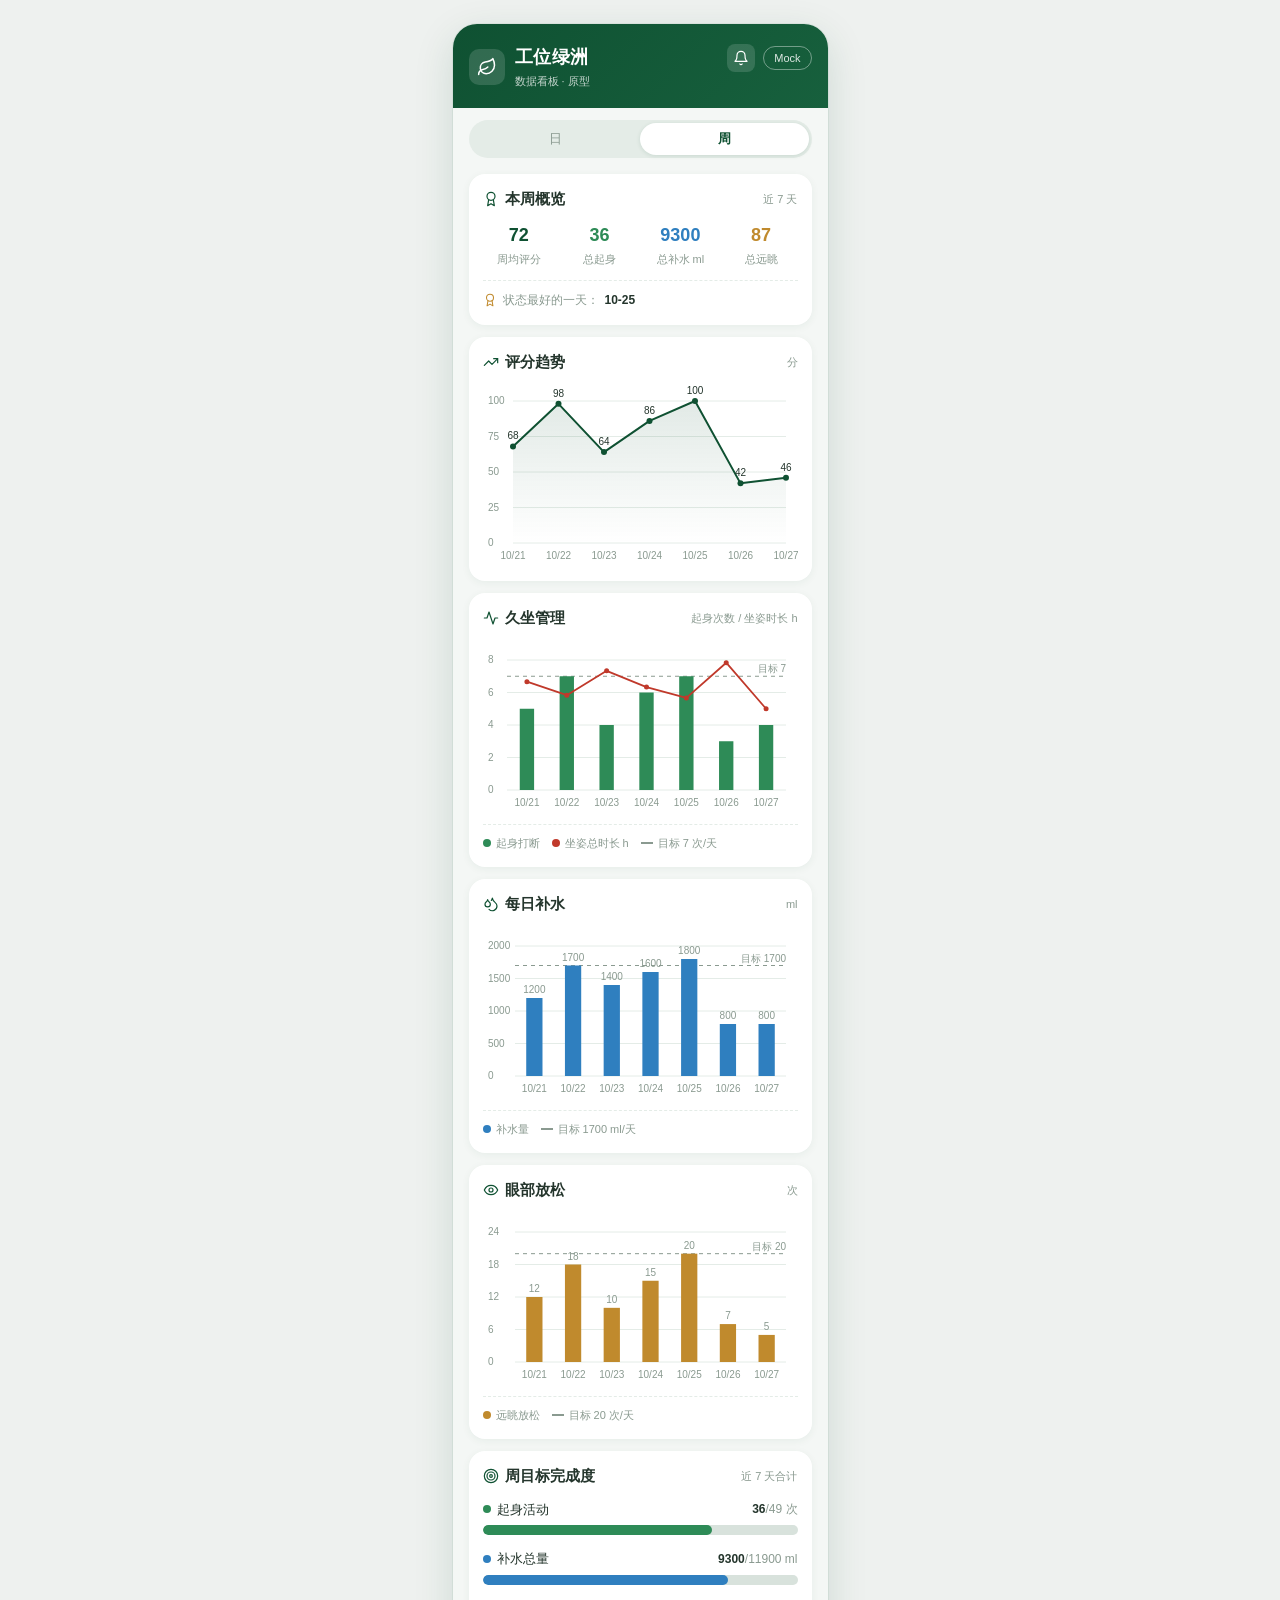
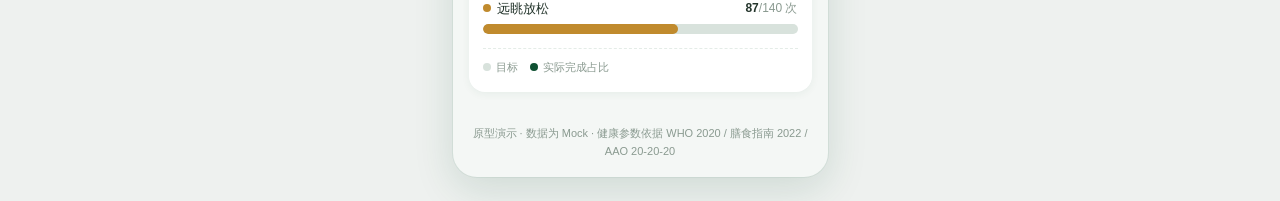
<file: index.html>
<!DOCTYPE html>
<html lang="zh-CN">
<head>
<meta charset="UTF-8">
<meta name="viewport" content="width=device-width, initial-scale=1.0">
<title>工位绿洲 · 数据看板原型</title>
<link rel="stylesheet" href="styles.css">
</head>
<body>
<div class="phone">

  <!-- 顶部品牌区 -->
  <header class="app-header">
    <div class="brand">
      <span class="brand-icon" aria-hidden="true">
        <svg width="20" height="20" viewBox="0 0 24 24" fill="none" stroke="currentColor" stroke-width="1.8" stroke-linecap="round" stroke-linejoin="round"><path d="M11 20A7 7 0 0 1 9.8 6.1C15.5 5 17 4.48 19 2c1 2 2 4.18 2 8 0 5.5-4.78 10-10 10Z"/><path d="M2 21c0-3 1.85-5.36 5.08-6C9.5 14.52 12 13 13 12"/></svg>
      </span>
      <div class="brand-text">
        <h1>工位绿洲</h1>
        <p>数据看板 · 原型</p>
      </div>
    </div>
    <div class="header-side">
      <a class="header-link" href="reminder.html" title="久坐提醒页演示" aria-label="久坐提醒页演示">
        <svg width="16" height="16" viewBox="0 0 24 24" fill="none" stroke="currentColor" stroke-width="1.8" stroke-linecap="round" stroke-linejoin="round"><path d="M6 8a6 6 0 0 1 12 0c0 7 3 9 3 9H3s3-2 3-9"/><path d="M10.3 21a1.94 1.94 0 0 0 3.4 0"/></svg>
      </a>
      <span class="mock-badge">Mock</span>
    </div>
  </header>

  <!-- 日 / 周切换 -->
  <nav class="seg-wrap">
    <div class="segmented" role="tablist" aria-label="视图切换">
      <button id="segDay" class="seg-btn" role="tab" data-mode="day">日</button>
      <button id="segWeek" class="seg-btn" role="tab" data-mode="week">周</button>
    </div>
  </nav>

  <!-- 视图容器：由 app.js 渲染日/周两套模板 -->
  <main id="view" class="view">
    <div class="skel skel-card"></div>
    <div class="skel skel-card"></div>
    <div class="skel skel-card tall"></div>
  </main>

  <footer class="app-footer">原型演示 · 数据为 Mock · 健康参数依据 WHO 2020 / 膳食指南 2022 / AAO 20-20-20</footer>
</div>

<script src="mock.js"></script>
<script src="api.js"></script>
<script src="app.js"></script>
</body>
</html>
</file>
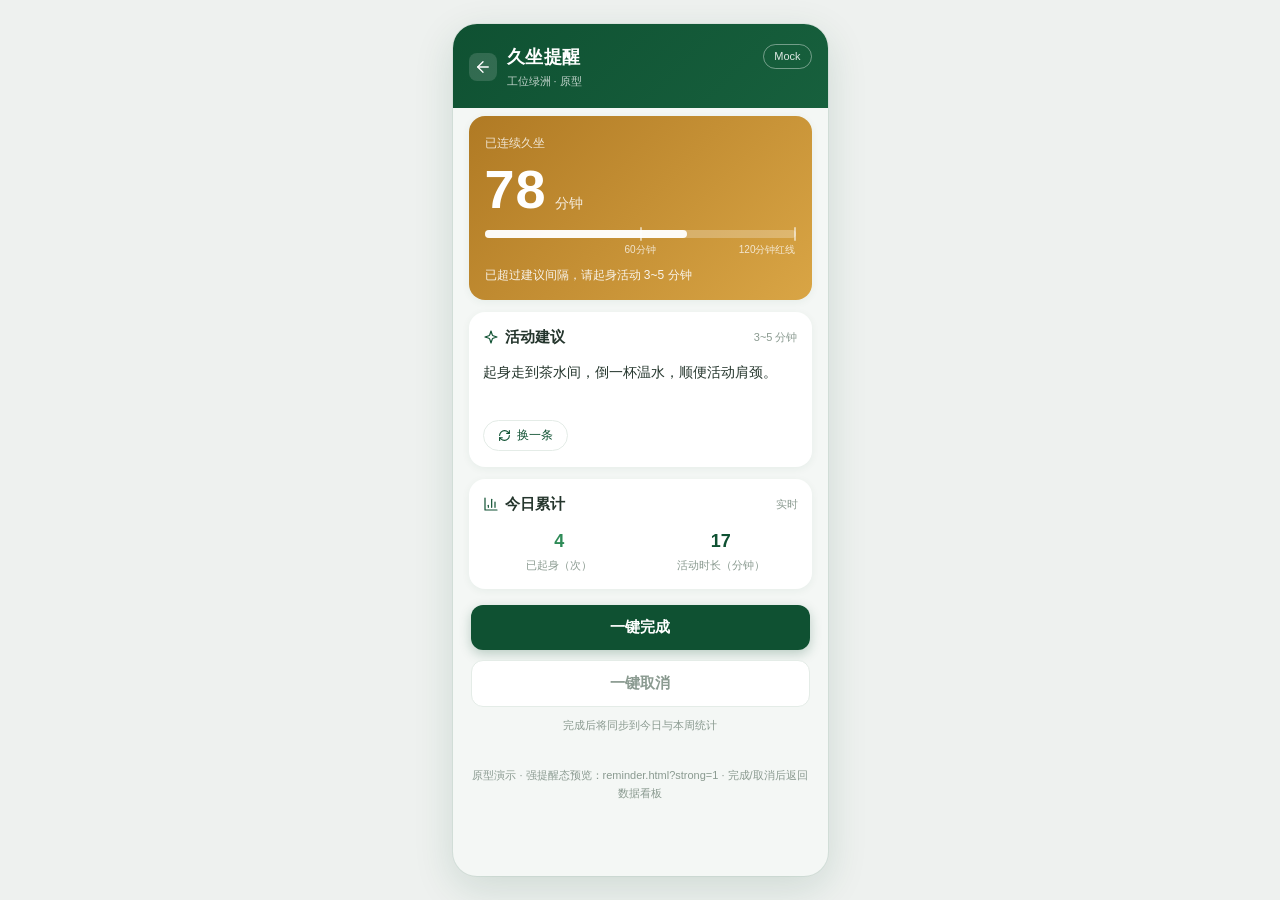
<file: reminder.html>
<!DOCTYPE html>
<html lang="zh-CN">
<head>
<meta charset="UTF-8">
<meta name="viewport" content="width=device-width, initial-scale=1.0">
<title>工位绿洲 · 久坐提醒原型</title>
<link rel="stylesheet" href="styles.css">
<link rel="stylesheet" href="reminder.css">
</head>
<body>
<div class="phone">

  <!-- 顶部品牌区：返回看板 + 标题 -->
  <header class="app-header">
    <div class="brand">
      <a class="header-link" href="index.html" title="返回数据看板" aria-label="返回数据看板">
        <svg width="18" height="18" viewBox="0 0 24 24" fill="none" stroke="currentColor" stroke-width="1.8" stroke-linecap="round" stroke-linejoin="round"><path d="m12 19-7-7 7-7"/><path d="M19 12H5"/></svg>
      </a>
      <div class="brand-text">
        <h1>久坐提醒</h1>
        <p>工位绿洲 · 原型</p>
      </div>
    </div>
    <span class="mock-badge">Mock</span>
  </header>

  <main class="view">

    <!-- 久坐状态 hero：绿（正常）/ 金（超温和阈值）/ 红（超红线强提醒）三态渐变 -->
    <section class="hero" id="hero">
      <div class="hero-top">
        <span class="hero-label">已连续久坐</span>
        <span class="strong-badge" id="strongBadge" hidden>强提醒 <b id="strongCount">1</b>/3</span>
      </div>
      <div class="hero-min"><b id="sitMinutes">--</b><span>分钟</span></div>
      <div class="hero-track">
        <div class="hero-fill" id="heroFill"></div>
        <i class="tick" style="left:50%"></i>
        <i class="tick tick-end"></i>
      </div>
      <div class="hero-ticks">
        <span class="t-60">60分钟</span>
        <span class="t-120">120分钟红线</span>
      </div>
      <p class="hero-status" id="heroStatus"></p>
    </section>

    <!-- 活动建议 -->
    <section class="card">
      <div class="card-head">
        <span class="icon" aria-hidden="true">
          <svg width="16" height="16" viewBox="0 0 24 24" fill="none" stroke="currentColor" stroke-width="1.8" stroke-linecap="round" stroke-linejoin="round"><path d="m12 3-1.9 5.8a2 2 0 0 1-1.3 1.3L3 12l5.8 1.9a2 2 0 0 1 1.3 1.3L12 21l1.9-5.8a2 2 0 0 1 1.3-1.3L21 12l-5.8-1.9a2 2 0 0 1-1.3-1.3L12 3Z"/></svg>
        </span>
        <h2>活动建议</h2>
        <span class="unit">3~5 分钟</span>
      </div>
      <p class="tip-text" id="tipText"></p>
      <button class="btn-refresh" id="btnTip" type="button">
        <svg width="13" height="13" viewBox="0 0 24 24" fill="none" stroke="currentColor" stroke-width="2" stroke-linecap="round" stroke-linejoin="round"><path d="M3 12a9 9 0 0 1 9-9 9.75 9.75 0 0 1 6.74 2.74L21 8"/><path d="M21 3v5h-5"/><path d="M21 12a9 9 0 0 1-9 9 9.75 9.75 0 0 1-6.74-2.74L3 16"/><path d="M8 16H3v5"/></svg>
        换一条
      </button>
    </section>

    <!-- 今日累计 -->
    <section class="card">
      <div class="card-head">
        <span class="icon" aria-hidden="true">
          <svg width="16" height="16" viewBox="0 0 24 24" fill="none" stroke="currentColor" stroke-width="1.8" stroke-linecap="round" stroke-linejoin="round"><path d="M3 3v18h18"/><path d="M18 17V9"/><path d="M13 17V5"/><path d="M8 17v-3"/></svg>
        </span>
        <h2>今日累计</h2>
        <span class="unit">实时</span>
      </div>
      <div class="duo-grid">
        <div class="stat-cell"><div class="num sit" id="todayBreaks">--</div><div class="lbl">已起身（次）</div></div>
        <div class="stat-cell"><div class="num green" id="todayActivity">--</div><div class="lbl">活动时长（分钟）</div></div>
      </div>
    </section>

    <!-- 操作区 -->
    <section class="action-area">
      <button class="btn btn-primary" id="btnComplete" type="button">一键完成</button>
      <button class="btn btn-ghost" id="btnCancel" type="button">一键取消</button>
      <p class="action-hint">完成后将同步到今日与本周统计</p>
    </section>

  </main>

  <footer class="app-footer">原型演示 · 强提醒态预览：reminder.html?strong=1 · 完成/取消后返回数据看板</footer>

  <!-- 轻提示 -->
  <div class="toast" id="toast" hidden></div>
</div>

<script src="mock.js"></script>
<script src="reminder.js"></script>
</body>
</html>
</file>
<file: styles.css>
/* styles.css —— 工位绿洲数据看板原型 · design tokens + 组件 */

:root {
  --primary: #0f5132;
  --primary-hover: #0b3f27;
  --sit: #2e8b57;
  --water: #2f7fbf;
  --eye: #c08a2d;
  --danger: #c0392b;
  --bg: #eef1ef;
  --phone-bg: #f4f7f5;
  --surface: #ffffff;
  --border: #e4ece7;
  --text: #24352c;
  --text-sub: #8a9a90;
  --goal: #d8e2dc;
  --radius-sm: 8px;
  --radius-md: 12px;
  --radius-lg: 16px;
  --shadow-card: 0 2px 8px rgba(15, 81, 50, .06);
  --font-body: "PingFang SC", "Noto Sans SC", "Microsoft YaHei", sans-serif;
}

* { margin: 0; padding: 0; box-sizing: border-box; }

body {
  background: var(--bg);
  font-family: var(--font-body);
  color: var(--text);
  font-size: 13px;
  line-height: 1.5;
  -webkit-font-smoothing: antialiased;
}

/* ---- 手机视口容器（375px 模拟小程序） ---- */
.phone {
  width: 375px;
  min-height: 100vh;
  margin: 0 auto;
  background: var(--phone-bg);
  position: relative;
}
@media (min-width: 480px) {
  .phone {
    margin: 24px auto;
    min-height: calc(100vh - 48px);
    border-radius: 24px;
    overflow: hidden;
    box-shadow: 0 12px 40px rgba(15, 81, 50, .14), 0 0 0 1px rgba(15, 81, 50, .06);
  }
}

/* ---- 顶部品牌区 ---- */
.app-header {
  background: linear-gradient(135deg, #0f5132 0%, #17603d 100%);
  color: #fff;
  padding: 20px 16px 18px;
  display: flex;
  align-items: flex-start;
  justify-content: space-between;
}
.brand { display: flex; align-items: center; gap: 10px; }
.brand-icon {
  width: 36px; height: 36px;
  border-radius: 10px;
  background: rgba(255, 255, 255, .14);
  display: flex; align-items: center; justify-content: center;
}
.brand-text h1 { font-size: 18px; font-weight: 700; letter-spacing: .5px; }
.brand-text p { font-size: 11px; opacity: .75; margin-top: 2px; }
.mock-badge {
  font-size: 11px;
  padding: 3px 10px;
  border-radius: 999px;
  border: 1px solid rgba(255, 255, 255, .4);
  color: rgba(255, 255, 255, .85);
}
.header-side { display: flex; align-items: center; gap: 8px; }
.header-link {
  width: 28px; height: 28px;
  border-radius: 8px;
  background: rgba(255, 255, 255, .14);
  display: flex; align-items: center; justify-content: center;
  color: #fff; text-decoration: none;
  flex: none;
  transition: background .15s;
}
.header-link:hover { background: rgba(255, 255, 255, .24); }

/* ---- 日/周 segmented ---- */
.seg-wrap {
  position: sticky;
  top: 0;
  z-index: 10;
  background: var(--phone-bg);
  padding: 12px 16px 8px;
}
.segmented {
  display: flex;
  background: var(--border);
  border-radius: 999px;
  padding: 3px;
}
.seg-btn {
  flex: 1;
  border: none;
  background: transparent;
  font-family: var(--font-body);
  font-size: 13px;
  color: var(--text-sub);
  padding: 7px 0;
  border-radius: 999px;
  cursor: pointer;
  transition: color .2s;
}
.seg-btn.active {
  background: var(--surface);
  color: var(--primary);
  font-weight: 700;
  box-shadow: 0 1px 4px rgba(15, 81, 50, .12);
}

/* ---- 视图与卡片 ---- */
.view { padding: 8px 16px 16px; display: flex; flex-direction: column; gap: 12px; }

.card {
  background: var(--surface);
  border-radius: var(--radius-lg);
  box-shadow: var(--shadow-card);
  padding: 14px 14px 16px;
  animation: fadeUp .4s ease both;
}
@keyframes fadeUp {
  from { opacity: 0; transform: translateY(10px); }
  to   { opacity: 1; transform: translateY(0); }
}

.card-head {
  display: flex;
  align-items: center;
  gap: 6px;
  margin-bottom: 12px;
}
.card-head .icon { color: var(--primary); display: flex; }
.card-head h2 { font-size: 15px; font-weight: 700; flex: 1; }
.card-head .unit { font-size: 11px; color: var(--text-sub); }

/* ---- 概览 4 数字格 ---- */
.stat-grid { display: grid; grid-template-columns: repeat(4, 1fr); gap: 8px; }
.stat-cell { text-align: center; }
.stat-cell .num {
  font-size: 18px; font-weight: 700;
  font-variant-numeric: tabular-nums;
}
.stat-cell .num.green { color: var(--primary); }
.stat-cell .num.sit { color: var(--sit); }
.stat-cell .num.water { color: var(--water); }
.stat-cell .num.eye { color: var(--eye); }
.stat-cell .lbl { font-size: 11px; color: var(--text-sub); margin-top: 2px; }
.best-day {
  margin-top: 12px;
  padding-top: 10px;
  border-top: 1px dashed var(--border);
  font-size: 12px;
  color: var(--text-sub);
  display: flex;
  align-items: center;
  gap: 6px;
}
.best-day .icon { color: var(--eye); display: flex; }
.best-day b { color: var(--text); font-weight: 700; }

/* ---- canvas 图表 ---- */
.chart { width: 100%; display: block; }
.chart-line { height: 180px; }
.chart-bar  { height: 170px; }

/* ---- 横向目标对比条 ---- */
.compare-row { margin-bottom: 14px; }
.compare-row:last-child { margin-bottom: 0; }
.compare-top {
  display: flex;
  align-items: baseline;
  justify-content: space-between;
  margin-bottom: 6px;
}
.compare-top .name { font-size: 13px; display: flex; align-items: center; gap: 6px; }
.compare-top .name .dot { width: 8px; height: 8px; border-radius: 50%; }
.compare-top .val {
  font-size: 12px; color: var(--text-sub);
  font-variant-numeric: tabular-nums;
}
.compare-top .val b { color: var(--text); font-weight: 700; }
.compare-track {
  height: 10px;
  background: var(--goal);
  border-radius: 999px;
  position: relative;
  overflow: hidden;
}
.compare-fill {
  position: absolute; inset: 0 auto 0 0;
  width: 0;
  border-radius: 999px;
  transition: width .6s ease-out;
}
.compare-fill.sit { background: var(--sit); }
.compare-fill.water { background: var(--water); }
.compare-fill.eye { background: var(--eye); }

/* ---- 图例 ---- */
.legend {
  display: flex; flex-wrap: wrap; gap: 12px;
  margin-top: 12px; padding-top: 10px;
  border-top: 1px dashed var(--border);
}
.legend .item { display: flex; align-items: center; gap: 5px; font-size: 11px; color: var(--text-sub); }
.legend .dot { width: 8px; height: 8px; border-radius: 50%; }
.legend .dash { width: 12px; height: 0; border-top: 2px dashed var(--text-sub); }

/* ---- 今日评分（环形 + 明细） ---- */
.score-wrap { display: flex; align-items: center; gap: 16px; }
.ring-box { position: relative; width: 120px; height: 120px; flex: none; }
.ring-box svg { transform: rotate(-90deg); display: block; }
.ring-center {
  position: absolute; inset: 0;
  display: flex; flex-direction: column;
  align-items: center; justify-content: center;
}
.ring-center .score-num {
  font-size: 32px; font-weight: 700; color: var(--text);
  font-variant-numeric: tabular-nums; line-height: 1.1;
}
.ring-center .score-lbl { font-size: 11px; color: var(--text-sub); margin-top: 2px; }
.ring-progress { transition: stroke-dashoffset .6s ease-out; }
.score-rows { flex: 1; display: flex; flex-direction: column; gap: 10px; }
.score-row { display: flex; align-items: center; gap: 8px; font-size: 13px; }
.score-row .icon { display: flex; }
.score-row .name { color: var(--text-sub); }
.score-row .v { margin-left: auto; font-variant-numeric: tabular-nums; }
.score-row .v b { font-weight: 700; }

/* ---- 时间轴 ---- */
.timeline { display: flex; flex-direction: column; }
.tl-item { display: flex; gap: 10px; position: relative; padding-bottom: 14px; }
.tl-item:last-child { padding-bottom: 0; }
.tl-rail { display: flex; flex-direction: column; align-items: center; width: 12px; flex: none; }
.tl-dot { width: 9px; height: 9px; border-radius: 50%; margin-top: 4px; flex: none; }
.tl-dot.water { background: var(--water); }
.tl-dot.sit { background: var(--sit); }
.tl-dot.eye { background: var(--eye); }
.tl-line { width: 2px; flex: 1; background: var(--border); margin-top: 3px; }
.tl-item:last-child .tl-line { display: none; }
.tl-body { font-size: 13px; padding-bottom: 2px; }
.tl-body .ts {
  font-size: 11px; color: var(--text-sub);
  font-variant-numeric: tabular-nums; margin-right: 8px;
}

/* ---- loading skeleton ---- */
.skel {
  border-radius: var(--radius-lg);
  background: linear-gradient(90deg, #e8efeb 25%, #f2f7f4 50%, #e8efeb 75%);
  background-size: 200% 100%;
  animation: shimmer 1.2s infinite;
}
.skel-card { height: 120px; }
.skel-card.tall { height: 200px; }
@keyframes shimmer {
  from { background-position: 200% 0; }
  to { background-position: -200% 0; }
}

/* ---- 页脚 ---- */
.app-footer {
  padding: 16px;
  font-size: 11px;
  color: var(--text-sub);
  text-align: center;
  line-height: 1.7;
}
</file>
<file: reminder.css>
/* reminder.css —— 久坐提醒页原型（复用 styles.css tokens） */

/* ---- 状态 hero：三态渐变 ---- */
.hero {
  border-radius: var(--radius-lg);
  padding: 18px 16px 16px;
  color: #fff;
  background: linear-gradient(135deg, #0f5132 0%, #17603d 100%);
  box-shadow: var(--shadow-card);
  animation: fadeUp .4s ease both;
}
.hero.st-warn   { background: linear-gradient(135deg, #b07a24 0%, #d9a545 100%); }
.hero.st-strong { background: linear-gradient(135deg, #a93226 0%, #c0392b 100%); }

.hero-top { display: flex; align-items: center; justify-content: space-between; }
.hero-label { font-size: 12px; opacity: .8; }
.strong-badge {
  font-size: 11px;
  padding: 3px 10px;
  border-radius: 999px;
  background: rgba(255, 255, 255, .22);
  border: 1px solid rgba(255, 255, 255, .45);
}
.strong-badge b { font-variant-numeric: tabular-nums; }

.hero-min { margin: 10px 0 14px; display: flex; align-items: baseline; gap: 8px; }
.hero-min b {
  font-size: 54px; font-weight: 700; line-height: 1;
  font-variant-numeric: tabular-nums; letter-spacing: 1px;
}
.hero-min span { font-size: 14px; opacity: .85; }

/* 进度条：0 → 60 分钟（50%）→ 120 分钟红线（100%） */
.hero-track {
  position: relative;
  height: 8px;
  border-radius: 999px;
  background: rgba(255, 255, 255, .25);
}
.hero-fill {
  position: absolute; inset: 0 auto 0 0;
  width: 0;
  border-radius: 999px;
  background: rgba(255, 255, 255, .95);
  transition: width .5s ease-out;
}
.hero-track .tick {
  position: absolute; top: -3px;
  width: 2px; height: 14px;
  background: rgba(255, 255, 255, .55);
  border-radius: 1px;
}
.hero-track .tick-end { right: 0; }
.hero-ticks { position: relative; height: 16px; margin-top: 4px; }
.hero-ticks span {
  position: absolute; top: 0;
  font-size: 10px; opacity: .75;
  transform: translateX(-50%);
  white-space: nowrap;
}
.hero-ticks .t-60 { left: 50%; }
.hero-ticks .t-120 { left: 100%; transform: translateX(-100%); }

.hero-status { margin-top: 8px; font-size: 12px; opacity: .9; }

/* ---- 活动建议 ---- */
.tip-text { font-size: 14px; line-height: 1.8; min-height: 50px; }
.btn-refresh {
  margin-top: 10px;
  display: inline-flex; align-items: center; gap: 6px;
  font-family: var(--font-body);
  font-size: 12px; color: var(--primary);
  background: var(--surface);
  border: 1px solid var(--border);
  border-radius: 999px;
  padding: 6px 14px;
  cursor: pointer;
  transition: background .15s;
}
.btn-refresh:hover { background: var(--phone-bg); }
.btn-refresh:active { transform: scale(.96); }

/* ---- 今日累计：两格 ---- */
.duo-grid { display: grid; grid-template-columns: 1fr 1fr; gap: 8px; }

/* ---- 操作区按钮 ---- */
.action-area { display: flex; flex-direction: column; gap: 10px; padding: 4px 2px 0; }
.btn {
  width: 100%;
  border: none;
  font-family: var(--font-body);
  font-size: 15px; font-weight: 700;
  padding: 13px 0;
  border-radius: var(--radius-md);
  cursor: pointer;
  transition: transform .1s, background .15s;
}
.btn-primary { background: var(--primary); color: #fff; box-shadow: 0 4px 12px rgba(15, 81, 50, .25); }
.btn-primary:hover { background: var(--primary-hover); }
.btn-primary:active { transform: scale(.98); }
.btn-primary[disabled] { opacity: .6; cursor: default; }
.btn-ghost { background: var(--surface); color: var(--text-sub); border: 1.5px solid var(--border); }
.btn-ghost:hover { background: #f0f3f1; }
.btn-ghost:active { transform: scale(.98); }
.action-hint { text-align: center; font-size: 11px; color: var(--text-sub); }

/* ---- 轻提示 ---- */
.toast {
  position: absolute;
  left: 50%; bottom: 96px;
  transform: translateX(-50%);
  background: rgba(36, 53, 44, .92);
  color: #fff;
  font-size: 13px;
  padding: 9px 18px;
  border-radius: 999px;
  z-index: 50;
  white-space: nowrap;
  animation: fadeUp .25s ease both;
}
</file>
